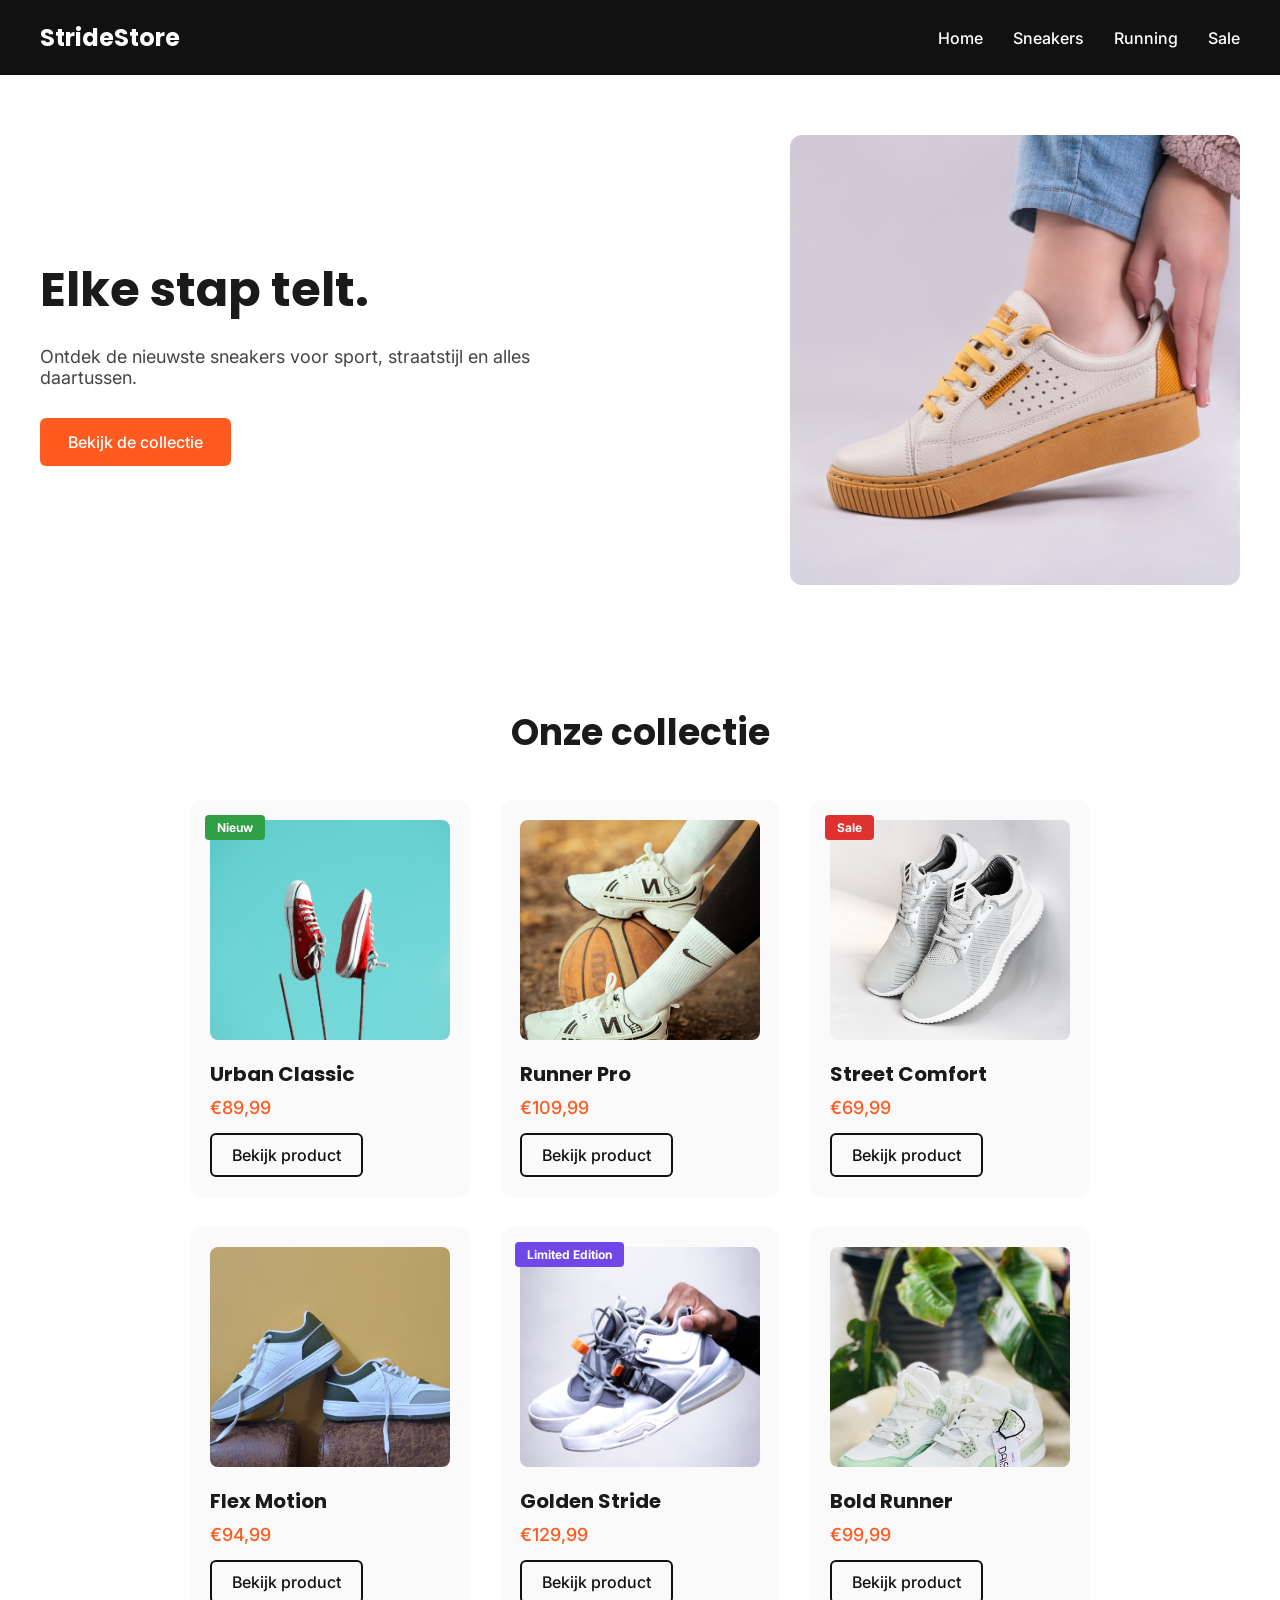
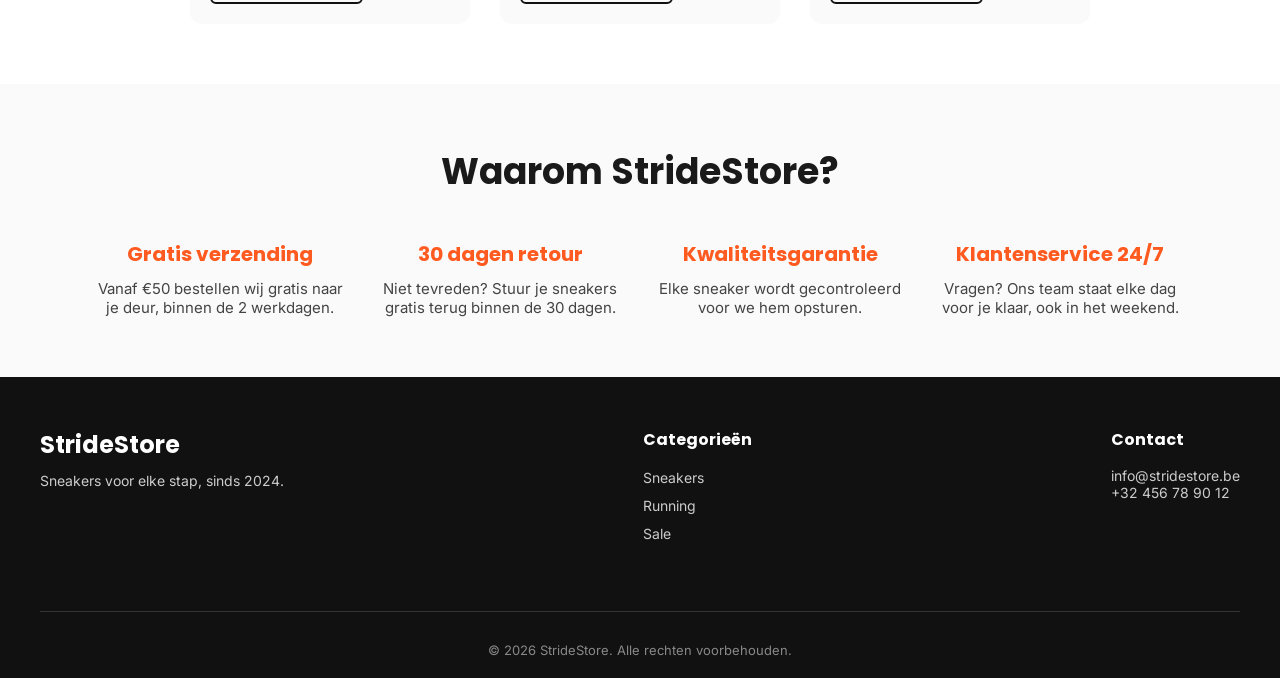
<file: index.html>
<!DOCTYPE html>
<html lang="nl">
<head>
  <meta charset="UTF-8">
  <meta name="viewport" content="width=device-width, initial-scale=1.0">
  <title>StrideStore - Sneakers voor elke stap</title>

  <!-- Google Fonts: Poppins voor titels, Inter voor lopende tekst -->
  <link rel="preconnect" href="https://fonts.googleapis.com">
  <link rel="preconnect" href="https://fonts.gstatic.com" crossorigin>
  <link href="https://fonts.googleapis.com/css2?family=Poppins:wght@600;700&family=Inter:wght@400;500&display=swap" rel="stylesheet">

  <!-- Eigen externe stylesheet -->
  <link rel="stylesheet" href="css/style.css">
</head>
<body>

  <!-- Navigatie: logo + links naar categorieën -->
  <header class="main-header">
    <div class="logo">StrideStore</div>

    <nav class="main-nav">
      <ul>
        <li><a href="index.html">Home</a></li>
        <li><a href="#sneakers">Sneakers</a></li>
        <li><a href="#running">Running</a></li>
        <li><a href="#sale">Sale</a></li>
      </ul>
    </nav>
  </header>

  <!-- Intro-sectie: stelt de shop visueel voor -->
  <section class="hero">
    <div class="hero-text">
      <h1>Elke stap telt.</h1>
      <p>Ontdek de nieuwste sneakers voor sport, straatstijl en alles daartussen.</p>
      <a href="#producten" class="btn-primary">Bekijk de collectie</a>
    </div>
    <img src="images/hero-sneaker.jpg" alt="Sneaker uitgelicht op een gekleurde achtergrond" class="hero-image">
  </section>

  <!-- Productgrid: overzicht van minimaal 6 producten -->
  <section class="products" id="producten">
    <h2>Onze collectie</h2>

    <div class="product-grid">

      <!-- Product 1: met label "Nieuw" -->
      <article class="product-card">
        <span class="label label-new">Nieuw</span>
        <img src="images/product-1.jpg" alt="Witte sneaker met gele veters">
        <h3>Urban Classic</h3>
        <p class="price">€89,99</p>
        <a href="product.html" class="btn-secondary">Bekijk product</a>
      </article>

      <!-- Product 2: geen label -->
      <article class="product-card">
        <img src="images/product-2.jpg" alt="Zwarte sportsneaker">
        <h3>Runner Pro</h3>
        <p class="price">€109,99</p>
        <a href="product-2.html" class="btn-secondary">Bekijk product</a>
      </article>

      <!-- Product 3: met label "Sale" -->
      <article class="product-card">
        <span class="label label-sale">Sale</span>
        <img src="images/product-3.jpg" alt="Blauwe sneaker met witte zool">
        <h3>Street Comfort</h3>
        <p class="price">€69,99</p>
        <a href="product-3.html" class="btn-secondary">Bekijk product</a>
      </article>

      <!-- Product 4: geen label -->
      <article class="product-card">
        <img src="images/product-4.jpg" alt="Grijze sneaker met mesh-detail">
        <h3>Flex Motion</h3>
        <p class="price">€94,99</p>
        <a href="product.html" class="btn-secondary">Bekijk product</a>
      </article>

      <!-- Product 5: met label "Limited Edition" -->
      <article class="product-card">
        <span class="label label-limited">Limited Edition</span>
        <img src="images/product-5.jpg" alt="Beige sneaker met goudkleurige details">
        <h3>Golden Stride</h3>
        <p class="price">€129,99</p>
        <a href="product.html" class="btn-secondary">Bekijk product</a>
      </article>

      <!-- Product 6: geen label -->
      <article class="product-card">
        <img src="images/product-6.jpg" alt="Rode sneaker met witte zool">
        <h3>Bold Runner</h3>
        <p class="price">€99,99</p>
        <a href="product.html" class="btn-secondary">Bekijk product</a>
      </article>

    </div>
  </section>

  <!-- Extra blok: waarom kiezen voor StrideStore -->
  <section class="why-us">
    <h2>Waarom StrideStore?</h2>

    <div class="why-grid">

      <div class="why-item">
        <h3>Gratis verzending</h3>
        <p>Vanaf €50 bestellen wij gratis naar je deur, binnen de 2 werkdagen.</p>
      </div>

      <div class="why-item">
        <h3>30 dagen retour</h3>
        <p>Niet tevreden? Stuur je sneakers gratis terug binnen de 30 dagen.</p>
      </div>

      <div class="why-item">
        <h3>Kwaliteitsgarantie</h3>
        <p>Elke sneaker wordt gecontroleerd voor we hem opsturen.</p>
      </div>

      <div class="why-item">
        <h3>Klantenservice 24/7</h3>
        <p>Vragen? Ons team staat elke dag voor je klaar, ook in het weekend.</p>
      </div>

    </div>
  </section>

  <!-- Footer: onderaan elke pagina, met contactinfo en links -->
  <footer class="main-footer">
    <div class="footer-column">
      <div class="logo">StrideStore</div>
      <p>Sneakers voor elke stap, sinds 2024.</p>
    </div>

    <div class="footer-column">
      <h3>Categorieën</h3>
      <ul>
        <li><a href="#sneakers">Sneakers</a></li>
        <li><a href="#running">Running</a></li>
        <li><a href="#sale">Sale</a></li>
      </ul>
    </div>

    <div class="footer-column">
      <h3>Contact</h3>
      <p>info@stridestore.be</p>
      <p>+32 456 78 90 12</p>
    </div>

    <div class="footer-bottom">
      <p>&copy; 2026 StrideStore. Alle rechten voorbehouden.</p>
    </div>
  </footer>

</body>
</html>
</file>
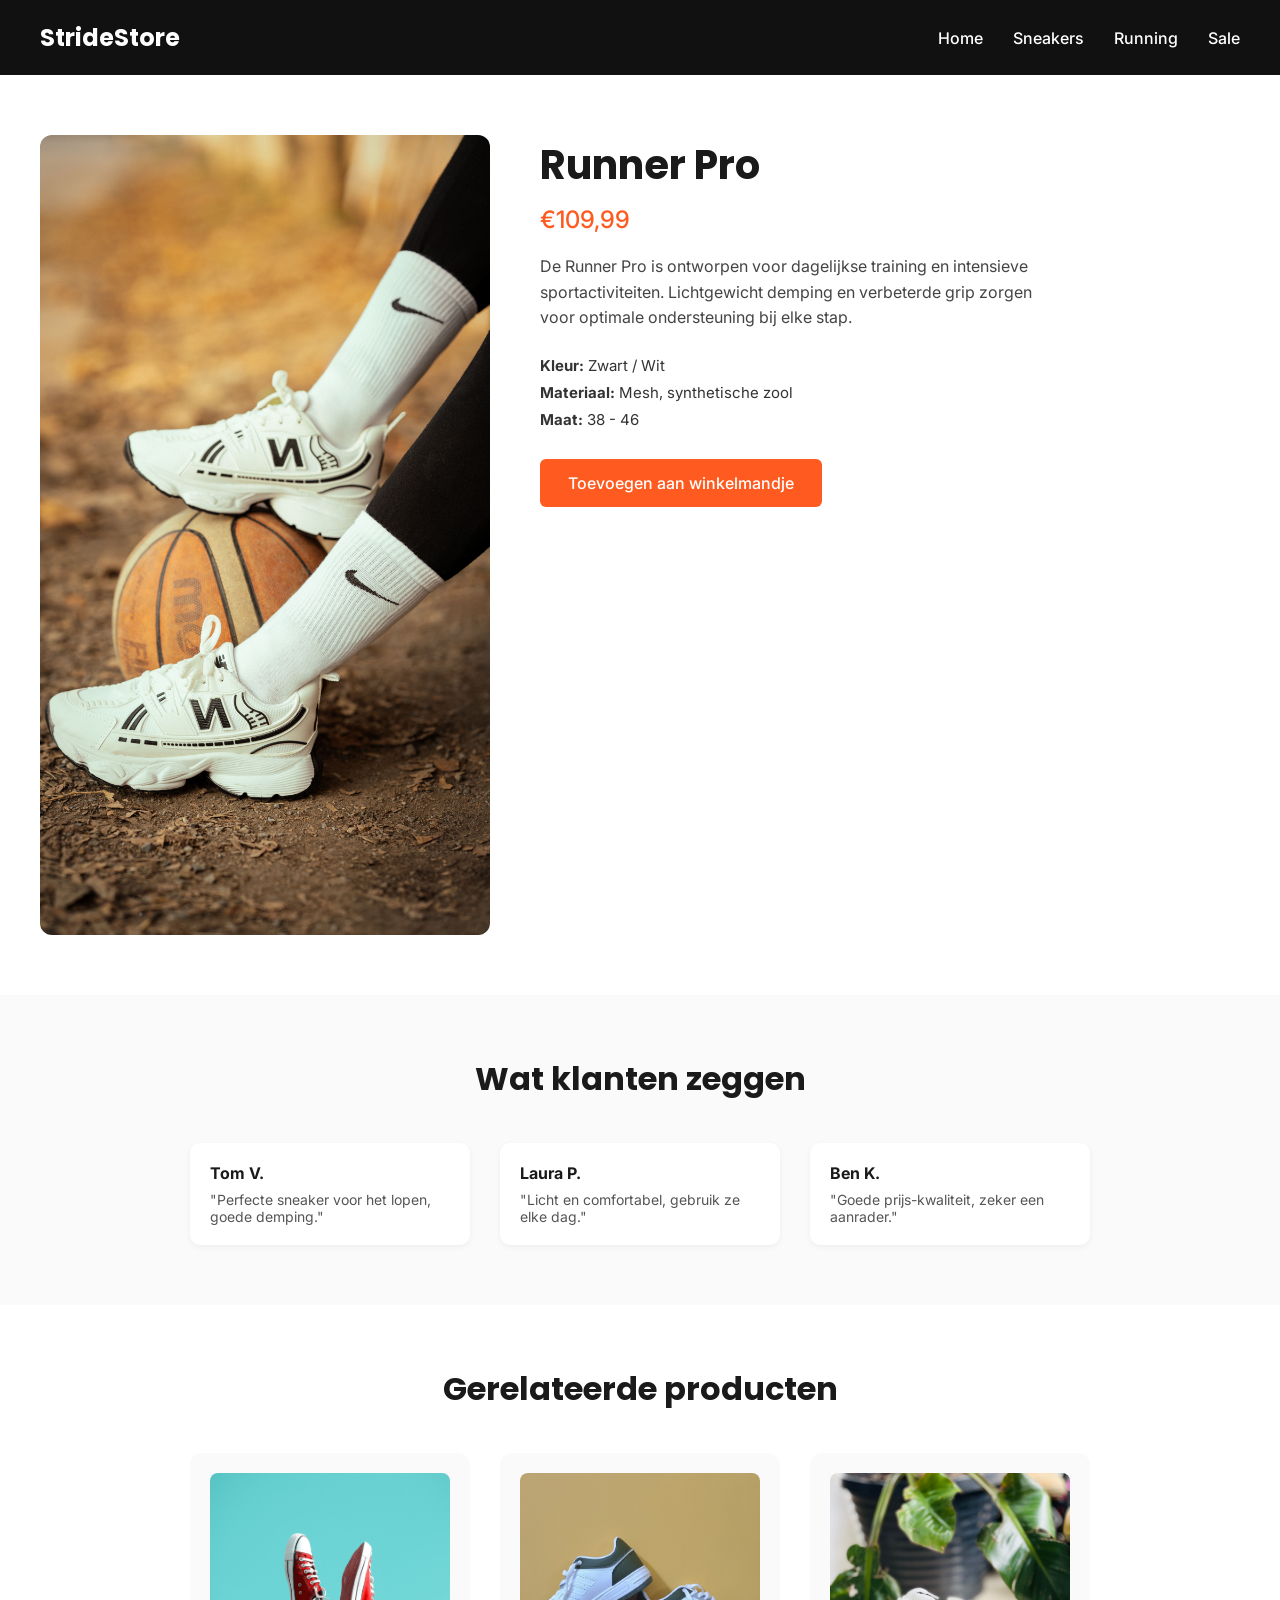
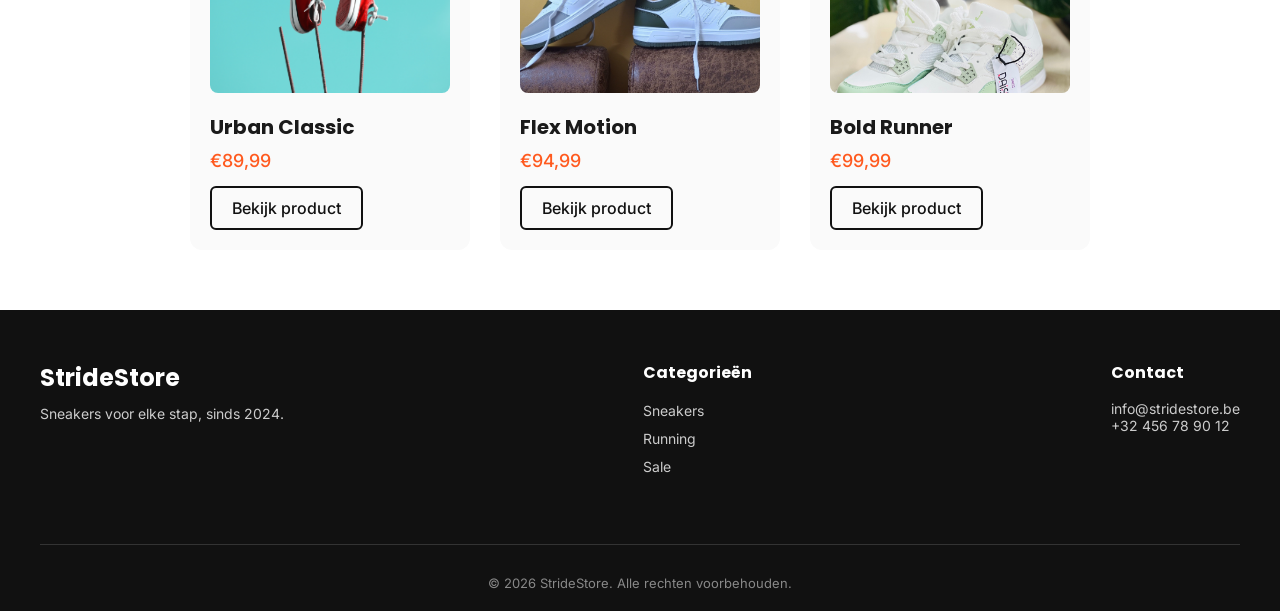
<file: product-2.html>
<!DOCTYPE html>
<html lang="nl">
<head>
  <meta charset="UTF-8">
  <meta name="viewport" content="width=device-width, initial-scale=1.0">
  <title>Runner Pro - StrideStore</title>

  <link rel="preconnect" href="https://fonts.googleapis.com">
  <link rel="preconnect" href="https://fonts.gstatic.com" crossorigin>
  <link href="https://fonts.googleapis.com/css2?family=Poppins:wght@600;700&family=Inter:wght@400;500&display=swap" rel="stylesheet">

  <link rel="stylesheet" href="css/style.css">
</head>
<body>

  <header class="main-header">
    <div class="logo">StrideStore</div>
    <nav class="main-nav">
      <ul>
        <li><a href="index.html">Home</a></li>
        <li><a href="index.html#sneakers">Sneakers</a></li>
        <li><a href="index.html#running">Running</a></li>
        <li><a href="index.html#sale">Sale</a></li>
      </ul>
    </nav>
  </header>

  <section class="product-detail">
    <img src="images/product-2.jpg" alt="Zwarte sportsneaker" class="product-detail-image">

    <div class="product-detail-info">
      <h1>Runner Pro</h1>
      <p class="price">€109,99</p>
      <p class="description">
        De Runner Pro is ontworpen voor dagelijkse training en intensieve
        sportactiviteiten. Lichtgewicht demping en verbeterde grip zorgen
        voor optimale ondersteuning bij elke stap.
      </p>

      <ul class="specs">
        <li><strong>Kleur:</strong> Zwart / Wit</li>
        <li><strong>Materiaal:</strong> Mesh, synthetische zool</li>
        <li><strong>Maat:</strong> 38 - 46</li>
      </ul>

      <a href="#" class="btn-primary">Toevoegen aan winkelmandje</a>
    </div>
  </section>

  <section class="reviews">
    <h2>Wat klanten zeggen</h2>

    <div class="review-grid">
      <div class="review-card">
        <p class="review-author">Tom V.</p>
        <p class="review-text">"Perfecte sneaker voor het lopen, goede demping."</p>
      </div>

      <div class="review-card">
        <p class="review-author">Laura P.</p>
        <p class="review-text">"Licht en comfortabel, gebruik ze elke dag."</p>
      </div>

      <div class="review-card">
        <p class="review-author">Ben K.</p>
        <p class="review-text">"Goede prijs-kwaliteit, zeker een aanrader."</p>
      </div>
    </div>
  </section>

  <section class="related-products">
    <h2>Gerelateerde producten</h2>

    <div class="product-grid">
      <article class="product-card">
        <img src="images/product-1.jpg" alt="Witte sneaker met gele veters">
        <h3>Urban Classic</h3>
        <p class="price">€89,99</p>
        <a href="product.html" class="btn-secondary">Bekijk product</a>
      </article>

      <article class="product-card">
        <img src="images/product-4.jpg" alt="Grijze sneaker met mesh-detail">
        <h3>Flex Motion</h3>
        <p class="price">€94,99</p>
        <a href="product.html" class="btn-secondary">Bekijk product</a>
      </article>

      <article class="product-card">
        <img src="images/product-6.jpg" alt="Rode sneaker met witte zool">
        <h3>Bold Runner</h3>
        <p class="price">€99,99</p>
        <a href="product.html" class="btn-secondary">Bekijk product</a>
      </article>
    </div>
  </section>

  <footer class="main-footer">
    <div class="footer-column">
      <div class="logo">StrideStore</div>
      <p>Sneakers voor elke stap, sinds 2024.</p>
    </div>

    <div class="footer-column">
      <h3>Categorieën</h3>
      <ul>
        <li><a href="index.html#sneakers">Sneakers</a></li>
        <li><a href="index.html#running">Running</a></li>
        <li><a href="index.html#sale">Sale</a></li>
      </ul>
    </div>

    <div class="footer-column">
      <h3>Contact</h3>
      <p>info@stridestore.be</p>
      <p>+32 456 78 90 12</p>
    </div>

    <div class="footer-bottom">
      <p>&copy; 2026 StrideStore. Alle rechten voorbehouden.</p>
    </div>
  </footer>

</body>
</html>
</file>
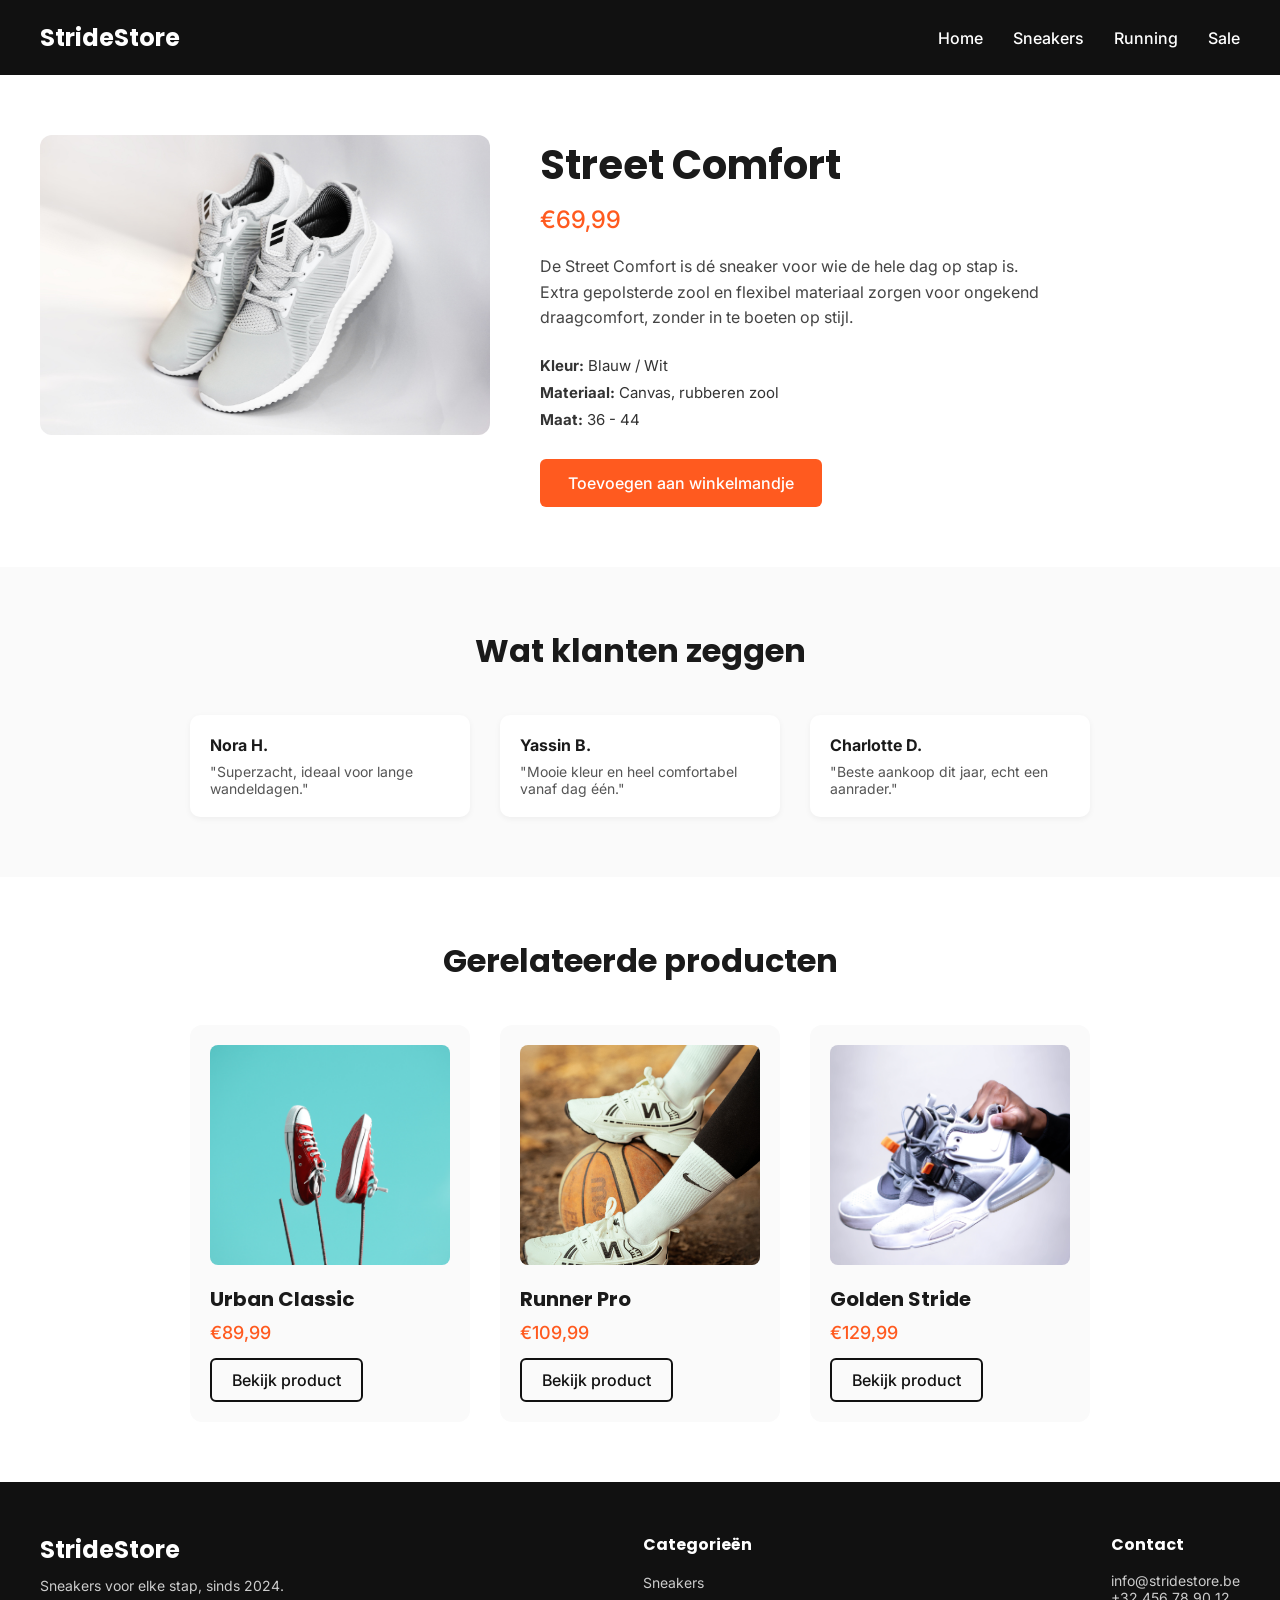
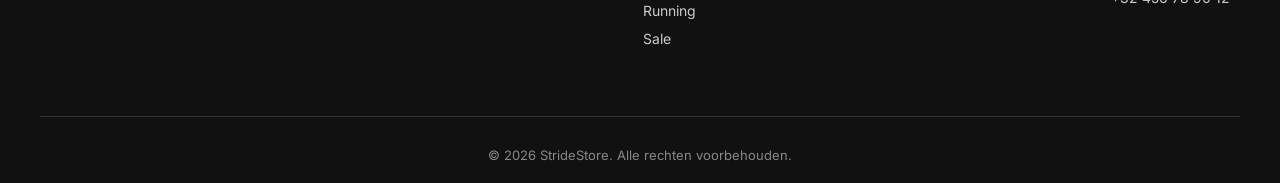
<file: product-3.html>
<!DOCTYPE html>
<html lang="nl">
<head>
  <meta charset="UTF-8">
  <meta name="viewport" content="width=device-width, initial-scale=1.0">
  <title>Street Comfort - StrideStore</title>

  <link rel="preconnect" href="https://fonts.googleapis.com">
  <link rel="preconnect" href="https://fonts.gstatic.com" crossorigin>
  <link href="https://fonts.googleapis.com/css2?family=Poppins:wght@600;700&family=Inter:wght@400;500&display=swap" rel="stylesheet">

  <link rel="stylesheet" href="css/style.css">
</head>
<body>

  <header class="main-header">
    <div class="logo">StrideStore</div>
    <nav class="main-nav">
      <ul>
        <li><a href="index.html">Home</a></li>
        <li><a href="index.html#sneakers">Sneakers</a></li>
        <li><a href="index.html#running">Running</a></li>
        <li><a href="index.html#sale">Sale</a></li>
      </ul>
    </nav>
  </header>

  <section class="product-detail">
    <img src="images/product-3.jpg" alt="Blauwe sneaker met witte zool" class="product-detail-image">

    <div class="product-detail-info">
      <h1>Street Comfort</h1>
      <p class="price">€69,99</p>
      <p class="description">
        De Street Comfort is dé sneaker voor wie de hele dag op stap is.
        Extra gepolsterde zool en flexibel materiaal zorgen voor
        ongekend draagcomfort, zonder in te boeten op stijl.
      </p>

      <ul class="specs">
        <li><strong>Kleur:</strong> Blauw / Wit</li>
        <li><strong>Materiaal:</strong> Canvas, rubberen zool</li>
        <li><strong>Maat:</strong> 36 - 44</li>
      </ul>

      <a href="#" class="btn-primary">Toevoegen aan winkelmandje</a>
    </div>
  </section>

  <section class="reviews">
    <h2>Wat klanten zeggen</h2>

    <div class="review-grid">
      <div class="review-card">
        <p class="review-author">Nora H.</p>
        <p class="review-text">"Superzacht, ideaal voor lange wandeldagen."</p>
      </div>

      <div class="review-card">
        <p class="review-author">Yassin B.</p>
        <p class="review-text">"Mooie kleur en heel comfortabel vanaf dag één."</p>
      </div>

      <div class="review-card">
        <p class="review-author">Charlotte D.</p>
        <p class="review-text">"Beste aankoop dit jaar, echt een aanrader."</p>
      </div>
    </div>
  </section>

  <section class="related-products">
    <h2>Gerelateerde producten</h2>

    <div class="product-grid">
      <article class="product-card">
        <img src="images/product-1.jpg" alt="Witte sneaker met gele veters">
        <h3>Urban Classic</h3>
        <p class="price">€89,99</p>
        <a href="product.html" class="btn-secondary">Bekijk product</a>
      </article>

      <article class="product-card">
        <img src="images/product-2.jpg" alt="Zwarte sportsneaker">
        <h3>Runner Pro</h3>
        <p class="price">€109,99</p>
        <a href="product-2.html" class="btn-secondary">Bekijk product</a>
      </article>

      <article class="product-card">
        <img src="images/product-5.jpg" alt="Beige sneaker met goudkleurige details">
        <h3>Golden Stride</h3>
        <p class="price">€129,99</p>
        <a href="product.html" class="btn-secondary">Bekijk product</a>
      </article>
    </div>
  </section>

  <footer class="main-footer">
    <div class="footer-column">
      <div class="logo">StrideStore</div>
      <p>Sneakers voor elke stap, sinds 2024.</p>
    </div>

    <div class="footer-column">
      <h3>Categorieën</h3>
      <ul>
        <li><a href="index.html#sneakers">Sneakers</a></li>
        <li><a href="index.html#running">Running</a></li>
        <li><a href="index.html#sale">Sale</a></li>
      </ul>
    </div>

    <div class="footer-column">
      <h3>Contact</h3>
      <p>info@stridestore.be</p>
      <p>+32 456 78 90 12</p>
    </div>

    <div class="footer-bottom">
      <p>&copy; 2026 StrideStore. Alle rechten voorbehouden.</p>
    </div>
  </footer>

</body>
</html>
</file>
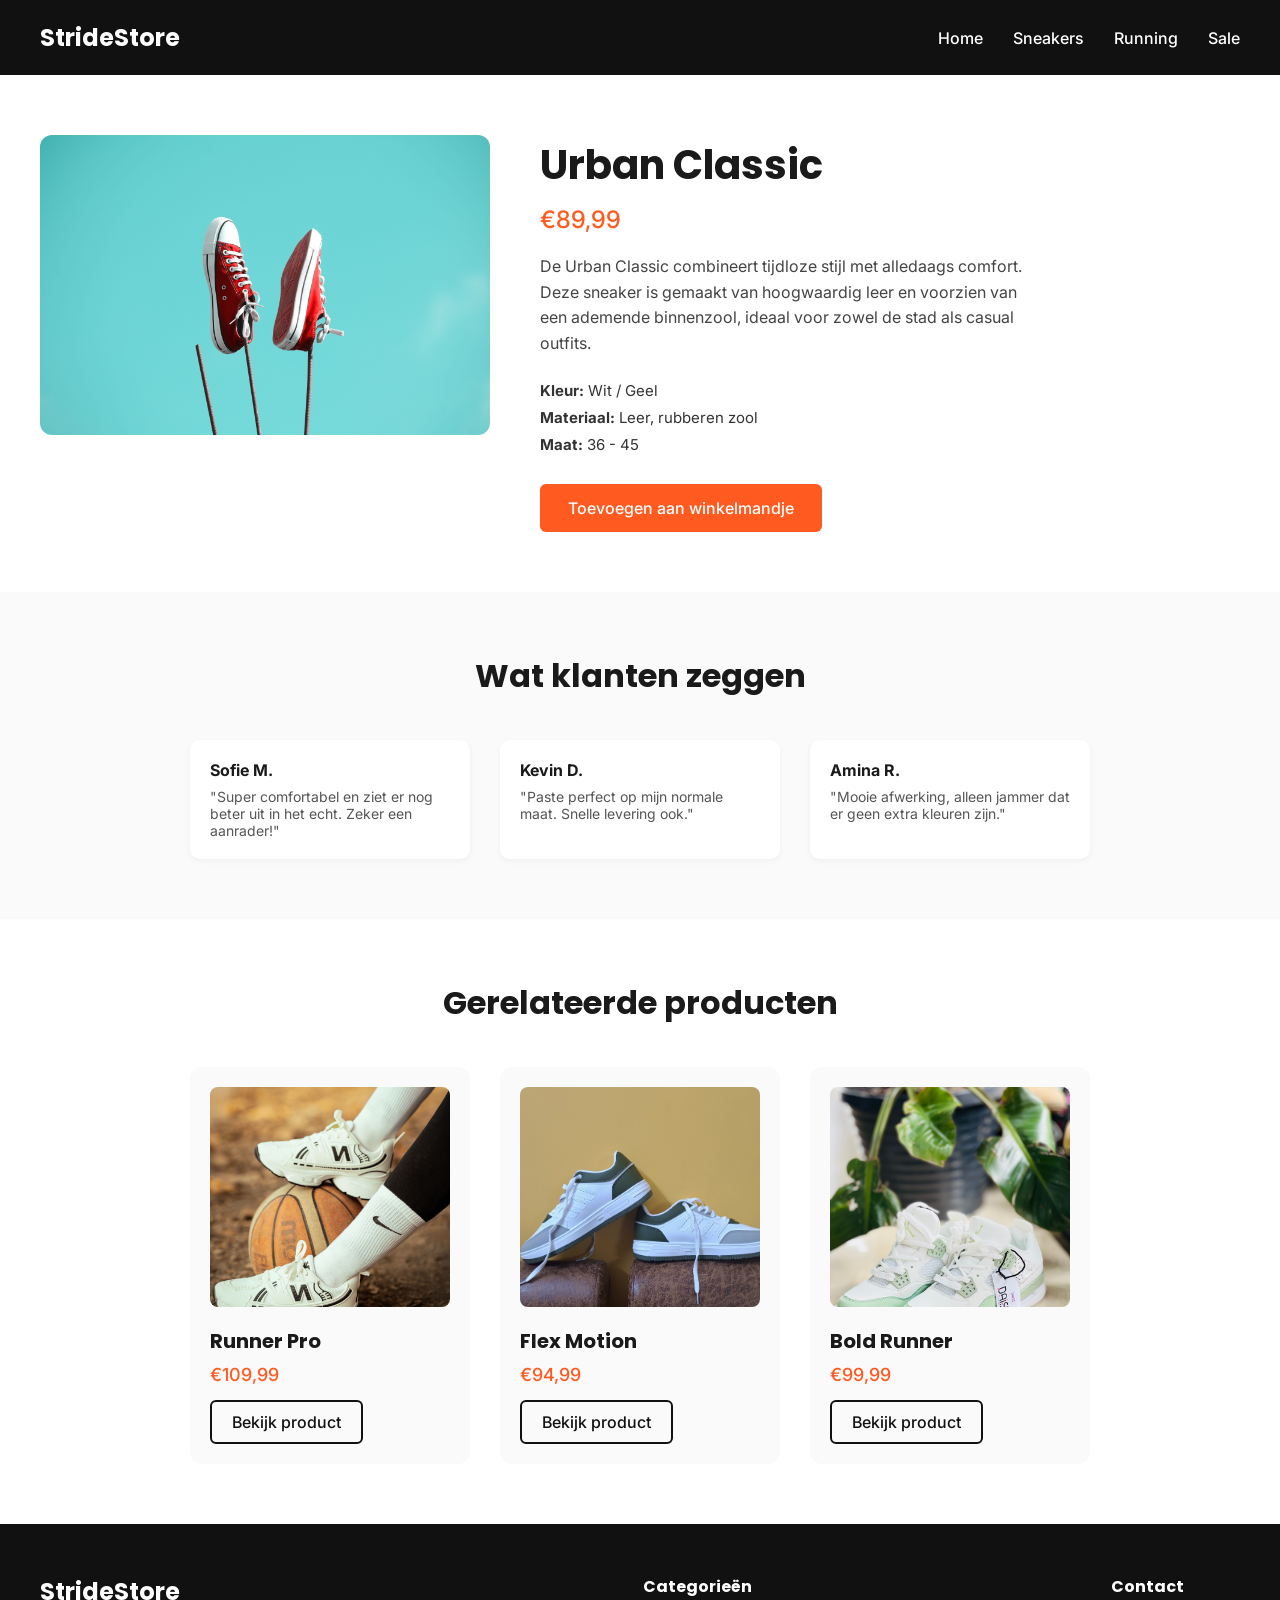
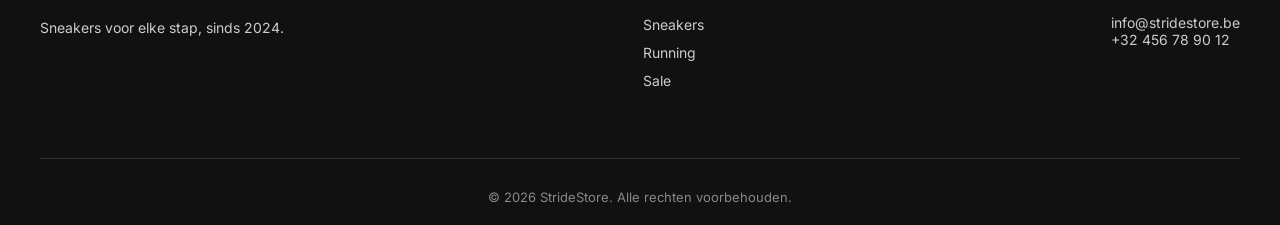
<file: product.html>
<!DOCTYPE html>
<html lang="nl">
<head>
  <meta charset="UTF-8">
  <meta name="viewport" content="width=device-width, initial-scale=1.0">
  <title>Urban Classic - StrideStore</title>

  <!-- Google Fonts: Poppins voor titels, Inter voor lopende tekst -->
  <link rel="preconnect" href="https://fonts.googleapis.com">
  <link rel="preconnect" href="https://fonts.gstatic.com" crossorigin>
  <link href="https://fonts.googleapis.com/css2?family=Poppins:wght@600;700&family=Inter:wght@400;500&display=swap" rel="stylesheet">

  <!-- Eigen externe stylesheet -->
  <link rel="stylesheet" href="css/style.css">
</head>
<body>

  <!-- Navigatie: zelfde als homepage, voor consistentie -->
  <header class="main-header">
    <div class="logo">StrideStore</div>

    <nav class="main-nav">
      <ul>
        <li><a href="index.html">Home</a></li>
        <li><a href="index.html#sneakers">Sneakers</a></li>
        <li><a href="index.html#running">Running</a></li>
        <li><a href="index.html#sale">Sale</a></li>
      </ul>
    </nav>
  </header>

  <!-- Hoofdsectie: foto + basisinfo van het product -->
  <section class="product-detail">
    <img src="images/product-1.jpg" alt="Witte sneaker met gele veters" class="product-detail-image">

    <div class="product-detail-info">
      <h1>Urban Classic</h1>
      <p class="price">€89,99</p>
      <p class="description">
        De Urban Classic combineert tijdloze stijl met alledaags comfort.
        Deze sneaker is gemaakt van hoogwaardig leer en voorzien van een
        ademende binnenzool, ideaal voor zowel de stad als casual outfits.
      </p>

      <!-- Specificaties -->
      <ul class="specs">
        <li><strong>Kleur:</strong> Wit / Geel</li>
        <li><strong>Materiaal:</strong> Leer, rubberen zool</li>
        <li><strong>Maat:</strong> 36 - 45</li>
      </ul>

      <a href="#" class="btn-primary">Toevoegen aan winkelmandje</a>
    </div>
  </section>

  <!-- Reviews van klanten -->
  <section class="reviews">
    <h2>Wat klanten zeggen</h2>

    <div class="review-grid">
      <div class="review-card">
        <p class="review-author">Sofie M.</p>
        <p class="review-text">"Super comfortabel en ziet er nog beter uit in het echt. Zeker een aanrader!"</p>
      </div>

      <div class="review-card">
        <p class="review-author">Kevin D.</p>
        <p class="review-text">"Paste perfect op mijn normale maat. Snelle levering ook."</p>
      </div>

      <div class="review-card">
        <p class="review-author">Amina R.</p>
        <p class="review-text">"Mooie afwerking, alleen jammer dat er geen extra kleuren zijn."</p>
      </div>
    </div>
  </section>

  <!-- Gerelateerde producten -->
  <section class="related-products">
    <h2>Gerelateerde producten</h2>

    <div class="product-grid">
      <article class="product-card">
        <img src="images/product-2.jpg" alt="Zwarte sportsneaker">
        <h3>Runner Pro</h3>
        <p class="price">€109,99</p>
        <a href="product.html" class="btn-secondary">Bekijk product</a>
      </article>

      <article class="product-card">
        <img src="images/product-4.jpg" alt="Grijze sneaker met mesh-detail">
        <h3>Flex Motion</h3>
        <p class="price">€94,99</p>
        <a href="product.html" class="btn-secondary">Bekijk product</a>
      </article>

      <article class="product-card">
        <img src="images/product-6.jpg" alt="Rode sneaker met witte zool">
        <h3>Bold Runner</h3>
        <p class="price">€99,99</p>
        <a href="product.html" class="btn-secondary">Bekijk product</a>
      </article>
    </div>
  </section>

  <!-- Footer: zelfde als homepage, voor consistentie -->
  <footer class="main-footer">
    <div class="footer-column">
      <div class="logo">StrideStore</div>
      <p>Sneakers voor elke stap, sinds 2024.</p>
    </div>

    <div class="footer-column">
      <h3>Categorieën</h3>
      <ul>
        <li><a href="index.html#sneakers">Sneakers</a></li>
        <li><a href="index.html#running">Running</a></li>
        <li><a href="index.html#sale">Sale</a></li>
      </ul>
    </div>

    <div class="footer-column">
      <h3>Contact</h3>
      <p>info@stridestore.be</p>
      <p>+32 456 78 90 12</p>
    </div>

    <div class="footer-bottom">
      <p>&copy; 2026 StrideStore. Alle rechten voorbehouden.</p>
    </div>
  </footer>

</body>
</html>
</file>
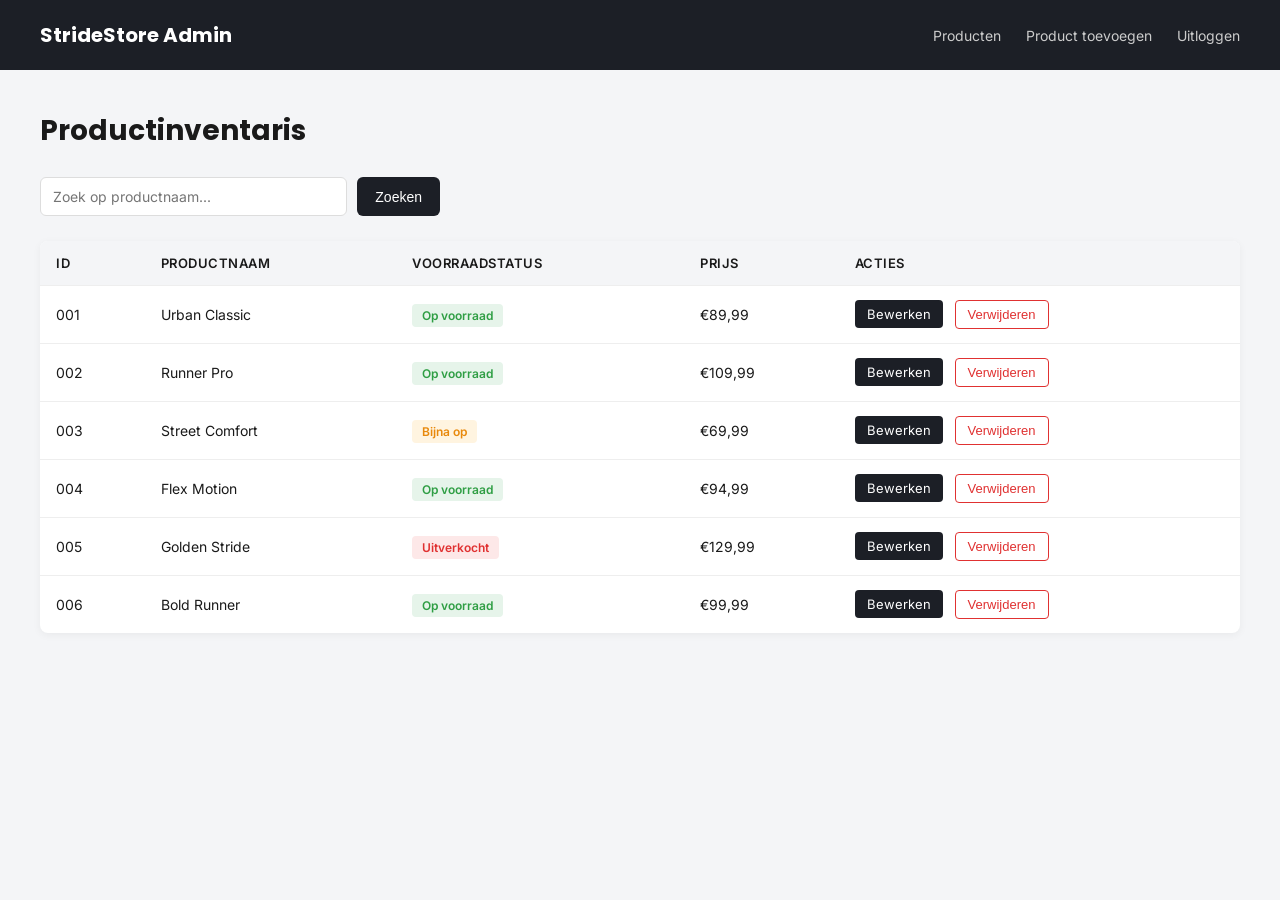
<file: admin/dashboard.html>
<!DOCTYPE html>
<html lang="nl">
<head>
  <meta charset="UTF-8">
  <meta name="viewport" content="width=device-width, initial-scale=1.0">
  <title>Productinventaris - StrideStore Admin</title>

  <link rel="preconnect" href="https://fonts.googleapis.com">
  <link rel="preconnect" href="https://fonts.gstatic.com" crossorigin>
  <link href="https://fonts.googleapis.com/css2?family=Poppins:wght@600;700&family=Inter:wght@400;500&display=swap" rel="stylesheet">

  <link rel="stylesheet" href="css/admin.css">
</head>
<body>

  <!-- Admin-navigatie: eenvoudig, zakelijk -->
  <header class="admin-header">
    <div class="logo">StrideStore Admin</div>
    <nav class="admin-nav">
      <a href="dashboard.html">Producten</a>
      <a href="product-form.html">Product toevoegen</a>
      <a href="login.html">Uitloggen</a>
    </nav>
  </header>

  <main class="admin-main">
    <h1>Productinventaris</h1>

    <!-- Zoekbalk (visueel, niet functioneel) -->
    <div class="search-bar">
      <input type="text" placeholder="Zoek op productnaam...">
      <button type="button">Zoeken</button>
    </div>

    <!-- Tabel met alle producten -->
    <table class="product-table">
      <thead>
        <tr>
          <th>ID</th>
          <th>Productnaam</th>
          <th>Voorraadstatus</th>
          <th>Prijs</th>
          <th>Acties</th>
        </tr>
      </thead>
      <tbody>
        <tr>
          <td>001</td>
          <td>Urban Classic</td>
          <td><span class="status in-stock">Op voorraad</span></td>
          <td>€89,99</td>
          <td>
            <a href="product-form.html" class="btn-edit">Bewerken</a>
            <button type="button" class="btn-delete">Verwijderen</button>
          </td>
        </tr>
        <tr>
          <td>002</td>
          <td>Runner Pro</td>
          <td><span class="status in-stock">Op voorraad</span></td>
          <td>€109,99</td>
          <td>
            <a href="product-form.html" class="btn-edit">Bewerken</a>
            <button type="button" class="btn-delete">Verwijderen</button>
          </td>
        </tr>
        <tr>
          <td>003</td>
          <td>Street Comfort</td>
          <td><span class="status low-stock">Bijna op</span></td>
          <td>€69,99</td>
          <td>
            <a href="product-form.html" class="btn-edit">Bewerken</a>
            <button type="button" class="btn-delete">Verwijderen</button>
          </td>
        </tr>
        <tr>
          <td>004</td>
          <td>Flex Motion</td>
          <td><span class="status in-stock">Op voorraad</span></td>
          <td>€94,99</td>
          <td>
            <a href="product-form.html" class="btn-edit">Bewerken</a>
            <button type="button" class="btn-delete">Verwijderen</button>
          </td>
        </tr>
        <tr>
          <td>005</td>
          <td>Golden Stride</td>
          <td><span class="status out-of-stock">Uitverkocht</span></td>
          <td>€129,99</td>
          <td>
            <a href="product-form.html" class="btn-edit">Bewerken</a>
            <button type="button" class="btn-delete">Verwijderen</button>
          </td>
        </tr>
        <tr>
          <td>006</td>
          <td>Bold Runner</td>
          <td><span class="status in-stock">Op voorraad</span></td>
          <td>€99,99</td>
          <td>
            <a href="product-form.html" class="btn-edit">Bewerken</a>
            <button type="button" class="btn-delete">Verwijderen</button>
          </td>
        </tr>
      </tbody>
    </table>
  </main>

</body>
</html>
</file>
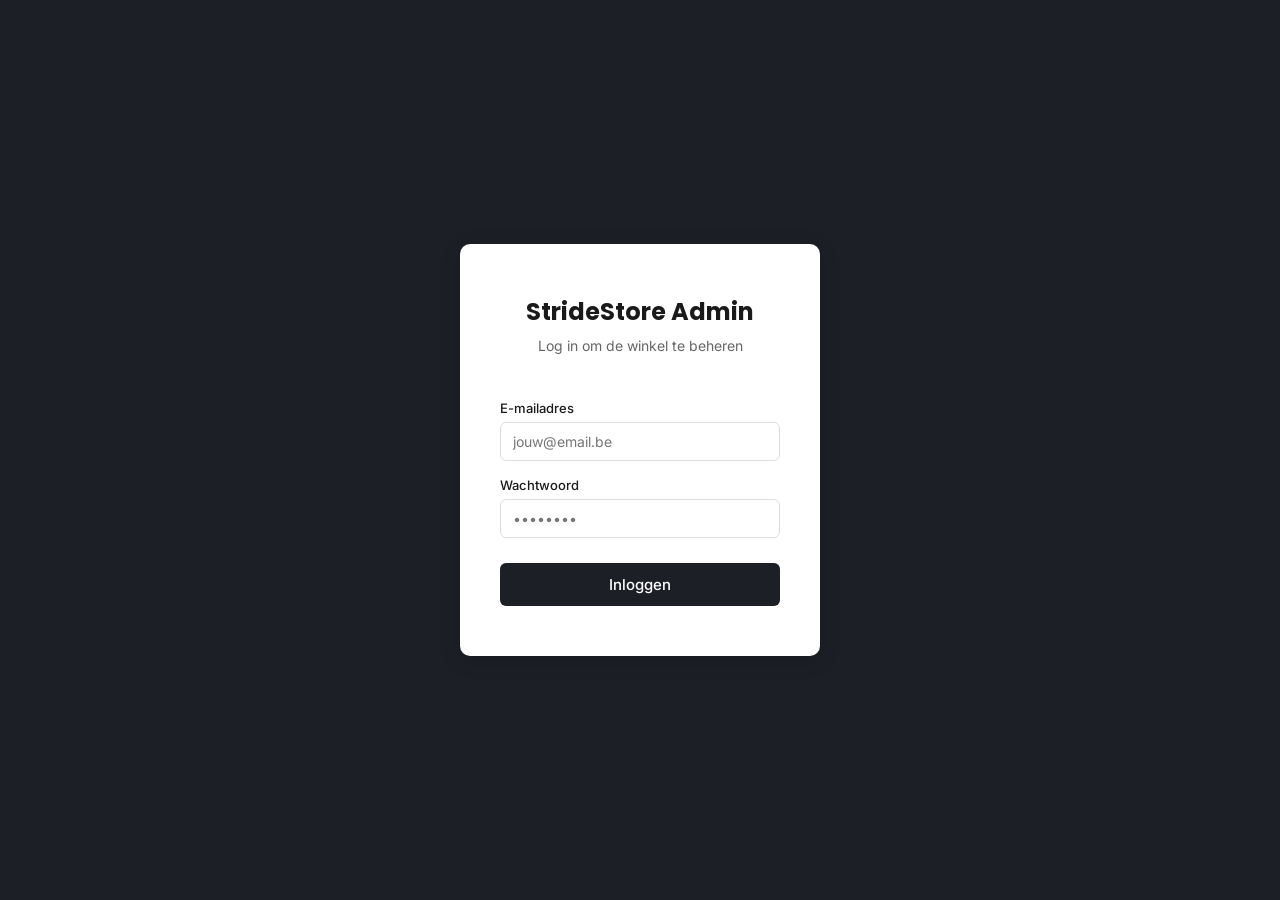
<file: admin/login.html>
<!DOCTYPE html>
<html lang="nl">
<head>
  <meta charset="UTF-8">
  <meta name="viewport" content="width=device-width, initial-scale=1.0">
  <title>Inloggen - StrideStore Admin</title>

  <!-- Google Fonts: zelfde fonts, maar zakelijkere toepassing dan de publieke site -->
  <link rel="preconnect" href="https://fonts.googleapis.com">
  <link rel="preconnect" href="https://fonts.gstatic.com" crossorigin>
  <link href="https://fonts.googleapis.com/css2?family=Poppins:wght@600;700&family=Inter:wght@400;500&display=swap" rel="stylesheet">

  <!-- Aparte stylesheet, specifiek voor de admin-omgeving -->
  <link rel="stylesheet" href="css/admin.css">
</head>
<body class="login-page">

  <main class="login-box">
    <h1>StrideStore Admin</h1>
    <p class="login-subtitle">Log in om de winkel te beheren</p>

    <form class="login-form">
      <label for="email">E-mailadres</label>
      <input type="email" id="email" name="email" placeholder="jouw@email.be" required>

      <label for="password">Wachtwoord</label>
      <input type="password" id="password" name="password" placeholder="••••••••" required>

      <button type="submit" class="btn-login">Inloggen</button>
    </form>
  </main>

</body>
</html>
</file>
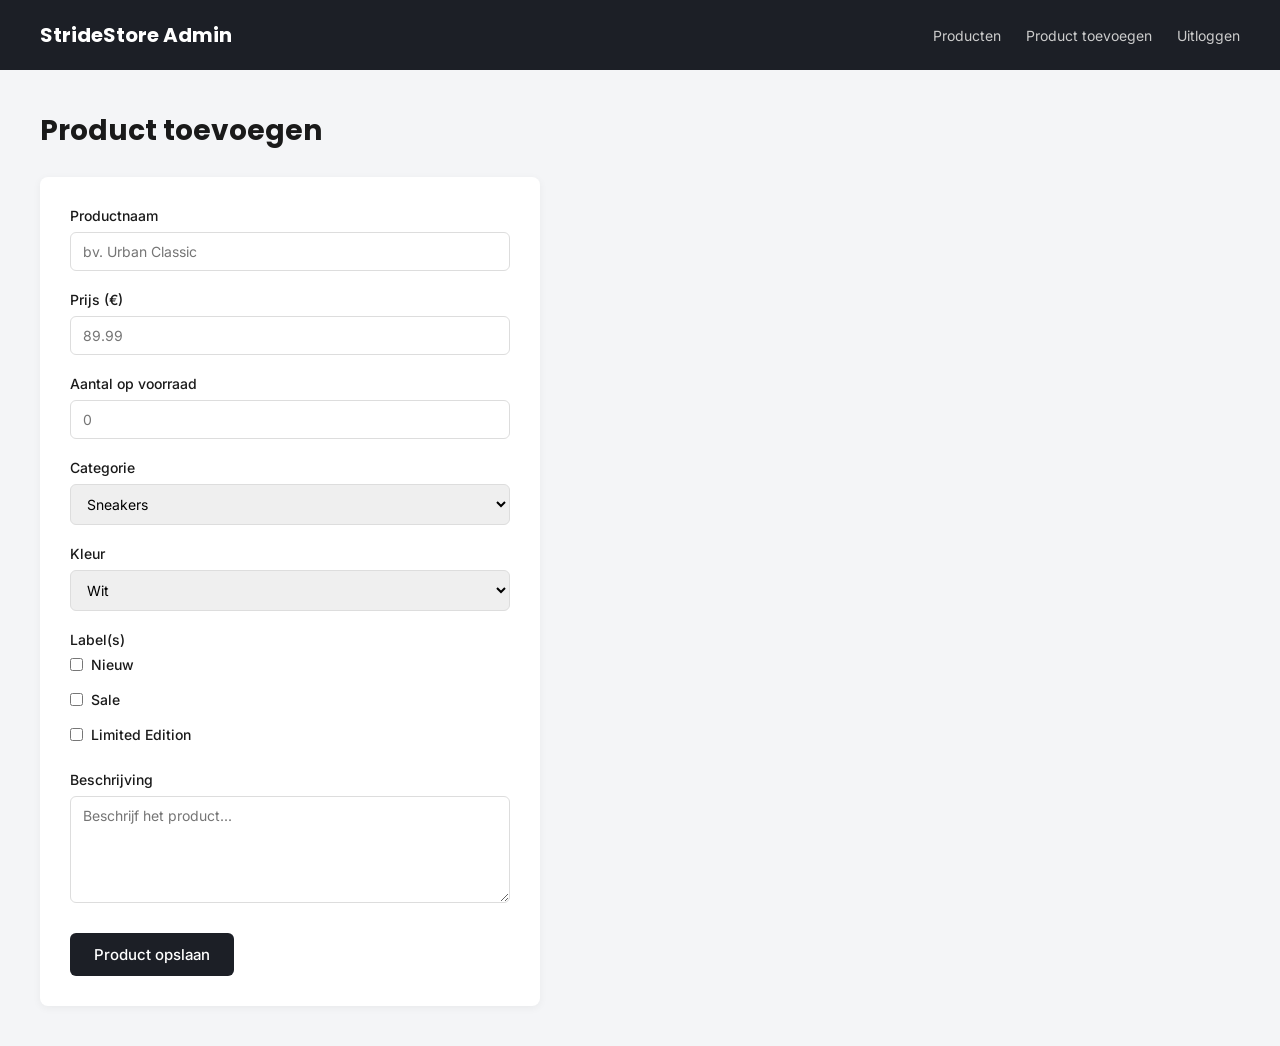
<file: admin/product-from.html>
<!DOCTYPE html>
<html lang="nl">
<head>
  <meta charset="UTF-8">
  <meta name="viewport" content="width=device-width, initial-scale=1.0">
  <title>Product toevoegen - StrideStore Admin</title>

  <link rel="preconnect" href="https://fonts.googleapis.com">
  <link rel="preconnect" href="https://fonts.gstatic.com" crossorigin>
  <link href="https://fonts.googleapis.com/css2?family=Poppins:wght@600;700&family=Inter:wght@400;500&display=swap" rel="stylesheet">

  <link rel="stylesheet" href="css/admin.css">
</head>
<body>

  <!-- Zelfde admin-navigatie als dashboard, voor consistentie -->
  <header class="admin-header">
    <div class="logo">StrideStore Admin</div>
    <nav class="admin-nav">
      <a href="dashboard.html">Producten</a>
      <a href="product-form.html">Product toevoegen</a>
      <a href="login.html">Uitloggen</a>
    </nav>
  </header>

  <main class="admin-main">
    <h1>Product toevoegen</h1>

    <form class="product-form">

      <!-- Tekstveld -->
      <div class="form-group">
        <label for="product-name">Productnaam</label>
        <input type="text" id="product-name" name="product-name" placeholder="bv. Urban Classic" required>
      </div>

      <!-- Getalveld -->
      <div class="form-group">
        <label for="product-price">Prijs (€)</label>
        <input type="number" id="product-price" name="product-price" placeholder="89.99" min="0" step="0.01" required>
      </div>

      <!-- Getalveld voor voorraad -->
      <div class="form-group">
        <label for="product-stock">Aantal op voorraad</label>
        <input type="number" id="product-stock" name="product-stock" placeholder="0" min="0" required>
      </div>

      <!-- Dropdown -->
      <div class="form-group">
        <label for="product-category">Categorie</label>
        <select id="product-category" name="product-category">
          <option value="sneakers">Sneakers</option>
          <option value="running">Running</option>
          <option value="sale">Sale</option>
        </select>
      </div>

      <!-- Dropdown voor kleur -->
      <div class="form-group">
        <label for="product-color">Kleur</label>
        <select id="product-color" name="product-color">
          <option value="wit">Wit</option>
          <option value="zwart">Zwart</option>
          <option value="blauw">Blauw</option>
          <option value="rood">Rood</option>
          <option value="beige">Beige</option>
        </select>
      </div>

      <!-- Checkboxes -->
      <div class="form-group">
        <label>Label(s)</label>
        <div class="checkbox-group">
          <label class="checkbox-label">
            <input type="checkbox" name="labels" value="nieuw"> Nieuw
          </label>
          <label class="checkbox-label">
            <input type="checkbox" name="labels" value="sale"> Sale
          </label>
          <label class="checkbox-label">
            <input type="checkbox" name="labels" value="limited"> Limited Edition
          </label>
        </div>
      </div>

      <!-- Tekstgebied -->
      <div class="form-group">
        <label for="product-description">Beschrijving</label>
        <textarea id="product-description" name="product-description" rows="5" placeholder="Beschrijf het product..."></textarea>
      </div>

      <button type="submit" class="btn-submit">Product opslaan</button>

    </form>
  </main>

</body>
</html>
</file>
<file: css/style.css>
/* ===========================
   ALGEMENE BASISINSTELLINGEN
=========================== */
* {
  margin: 0;
  padding: 0;
  box-sizing: border-box;
}

body {
  font-family: 'Inter', sans-serif;
  background-color: #ffffff;
  color: #1a1a1a;
}

h1, h2, h3 {
  font-family: 'Poppins', sans-serif;
}

/* ===========================
   NAVIGATIE
=========================== */
.main-header {
  display: flex;
  justify-content: space-between;
  align-items: center;
  padding: 20px 40px;
  background-color: #111111;
}

.logo {
  font-family: 'Poppins', sans-serif;
  font-size: 24px;
  font-weight: 700;
  color: #ffffff;
}

.main-nav ul {
  display: flex;
  gap: 30px;
  list-style: none;
}

.main-nav a {
  text-decoration: none;
  color: #ffffff;
  font-weight: 500;
  transition: color 0.2s ease;
}

.main-nav a:hover {
  color: #ff5a1f;
}

/* ===========================
   INTRO / HERO-SECTIE
=========================== */
.hero {
  display: flex;
  align-items: center;
  justify-content: space-between;
  padding: 60px 40px;
  gap: 40px;
}

.hero-text {
  max-width: 500px;
}

.hero-text h1 {
  font-size: 48px;
  margin-bottom: 20px;
}

.hero-text p {
  font-size: 18px;
  margin-bottom: 30px;
  color: #444444;
}

.btn-primary {
  display: inline-block;
  background-color: #ff5a1f;
  color: #ffffff;
  padding: 14px 28px;
  border-radius: 6px;
  text-decoration: none;
  font-weight: 500;
  transition: background-color 0.2s ease;
}

.btn-primary:hover {
  background-color: #e04d16;
}

.hero-image {
  max-width: 450px;
  width: 100%;
  border-radius: 12px;
}

/* ===========================
   PRODUCTGRID
=========================== */
.products {
  padding: 60px 40px;
  text-align: center;
}

.products h2 {
  font-size: 36px;
  margin-bottom: 40px;
}

.product-grid {
  display: flex;
  flex-wrap: wrap;
  justify-content: center;
  gap: 30px;
}

.product-card {
  position: relative;
  width: 280px;
  background-color: #fafafa;
  border-radius: 12px;
  padding: 20px;
  text-align: left;
  transition: transform 0.2s ease;
}

.product-card:hover {
  transform: translateY(-5px);
}

.product-card img {
  width: 100%;
  height: 220px;
  object-fit: cover;
  border-radius: 8px;
  margin-bottom: 15px;
}

.product-card h3 {
  font-size: 20px;
  margin-bottom: 8px;
}

.product-card .price {
  font-size: 18px;
  font-weight: 500;
  color: #ff5a1f;
  margin-bottom: 15px;
}

.btn-secondary {
  display: inline-block;
  border: 2px solid #111111;
  color: #111111;
  padding: 10px 20px;
  border-radius: 6px;
  text-decoration: none;
  font-weight: 500;
  transition: background-color 0.2s ease, color 0.2s ease;
}

.btn-secondary:hover {
  background-color: #111111;
  color: #ffffff;
}

.label {
  position: absolute;
  top: 15px;
  left: 15px;
  padding: 5px 12px;
  border-radius: 4px;
  font-size: 12px;
  font-weight: 700;
  color: #ffffff;
  z-index: 1;
}

.label-new {
  background-color: #2f9e44;
}

.label-sale {
  background-color: #e03131;
}

.label-limited {
  background-color: #7048e8;
}

/* ===========================
   WAAROM STRIDESTORE
=========================== */
.why-us {
  padding: 60px 40px;
  background-color: #fafafa;
  text-align: center;
}

.why-us h2 {
  font-size: 36px;
  margin-bottom: 40px;
}

.why-grid {
  display: flex;
  flex-wrap: wrap;
  justify-content: center;
  gap: 30px;
}

.why-item {
  width: 250px;
}

.why-item h3 {
  font-size: 20px;
  margin-bottom: 10px;
  color: #ff5a1f;
}

.why-item p {
  font-size: 15px;
  color: #444444;
}

/* ===========================
   FOOTER
=========================== */
.main-footer {
  display: flex;
  flex-wrap: wrap;
  justify-content: space-between;
  gap: 40px;
  padding: 50px 40px 20px;
  background-color: #111111;
  color: #ffffff;
}

.footer-column {
  max-width: 250px;
}

.footer-column .logo {
  margin-bottom: 10px;
}

.footer-column h3 {
  font-size: 16px;
  margin-bottom: 15px;
}

.footer-column p {
  font-size: 14px;
  color: #cccccc;
}

.footer-column ul {
  list-style: none;
}

.footer-column ul li {
  margin-bottom: 8px;
}

.footer-column a {
  color: #cccccc;
  text-decoration: none;
  font-size: 14px;
  transition: color 0.2s ease;
}
.footer-column a:hover {
  color: #ff5a1f;
}

.footer-bottom {
  width: 100%;
  text-align: center;
  padding-top: 30px;
  margin-top: 20px;
  border-top: 1px solid #333333;
  font-size: 13px;
  color: #888888;
}
/* ===========================
   PRODUCTDETAIL-PAGINA
=========================== */
.product-detail {
  display: flex;
  gap: 50px;
  padding: 60px 40px;
  align-items: flex-start;
}

.product-detail-image {
  width: 100%;
  max-width: 450px;
  border-radius: 12px;
  object-fit: cover;
}

.product-detail-info {
  max-width: 500px;
}

.product-detail-info h1 {
  font-size: 40px;
  margin-bottom: 10px;
}

.product-detail-info .price {
  font-size: 24px;
  font-weight: 500;
  color: #ff5a1f;
  margin-bottom: 20px;
}

.product-detail-info .description {
  font-size: 16px;
  color: #444444;
  margin-bottom: 25px;
  line-height: 1.6;
}

.specs {
  list-style: none;
  margin-bottom: 30px;
}

.specs li {
  font-size: 15px;
  margin-bottom: 8px;
  color: #333333;
}

/* ===========================
   REVIEWS
=========================== */
.reviews {
  padding: 60px 40px;
  background-color: #fafafa;
  text-align: center;
}

.reviews h2 {
  font-size: 32px;
  margin-bottom: 40px;
}

.review-grid {
  display: flex;
  flex-wrap: wrap;
  justify-content: center;
  gap: 30px;
}

.review-card {
  width: 280px;
  background-color: #ffffff;
  border-radius: 10px;
  padding: 20px;
  text-align: left;
  box-shadow: 0 2px 6px rgba(0, 0, 0, 0.05);
}

.review-author {
  font-weight: 700;
  margin-bottom: 8px;
}

.review-text {
  font-size: 14px;
  color: #555555;
}

/* ===========================
   GERELATEERDE PRODUCTEN
=========================== */
.related-products {
  padding: 60px 40px;
  text-align: center;
}

.related-products h2 {
  font-size: 32px;
  margin-bottom: 40px;
}
/* ===========================
   RESPONSIVE DESIGN
   Breakpoint op 900px: eigen gekozen waarde,
   omdat de productgrid en hero-sectie hieronder
   niet meer comfortabel naast elkaar passen.
=========================== */
@media (max-width: 900px) {

  /* Navigatie: logo en links onder elkaar in plaats van naast elkaar */
  .main-header {
    flex-direction: column;
    gap: 15px;
    text-align: center;
  }

  .main-nav ul {
    flex-wrap: wrap;
    justify-content: center;
    gap: 15px;
  }

  /* Hero: tekst en afbeelding onder elkaar */
  .hero {
    flex-direction: column;
    text-align: center;
  }

  .hero-text {
    max-width: 100%;
  }

  .hero-image {
    max-width: 100%;
  }

  /* Productgrid: cards blijven wrappen, maar iets smaller */
  .product-card {
    width: 100%;
    max-width: 320px;
  }

  /* Waarom StrideStore: blokken onder elkaar */
  .why-item {
    width: 100%;
    max-width: 320px;
  }

  /* Productdetail-pagina: foto en info onder elkaar */
  .product-detail {
    flex-direction: column;
  }

  .product-detail-image {
    max-width: 100%;
  }

  .product-detail-info {
    max-width: 100%;
  }

  /* Footer: kolommen onder elkaar */
  .main-footer {
    flex-direction: column;
    text-align: center;
  }

  .footer-column {
    max-width: 100%;
  }
}
</file>
<file: admin/css/admin.css>
/* ===========================
   ALGEMENE BASISINSTELLINGEN (ADMIN)
=========================== */
* {
  margin: 0;
  padding: 0;
  box-sizing: border-box;
}

body {
  font-family: 'Inter', sans-serif;
  background-color: #f4f5f7;
  color: #1a1a1a;
}

h1, h2, h3 {
  font-family: 'Poppins', sans-serif;
}

/* ===========================
   LOGINPAGINA
=========================== */
.login-page {
  display: flex;
  align-items: center;
  justify-content: center;
  min-height: 100vh;
  background-color: #1c1f26;
}

.login-box {
  background-color: #ffffff;
  padding: 50px 40px;
  border-radius: 10px;
  width: 100%;
  max-width: 360px;
  box-shadow: 0 4px 20px rgba(0, 0, 0, 0.15);
  text-align: center;
}

.login-box h1 {
  font-size: 24px;
  margin-bottom: 8px;
}

.login-subtitle {
  font-size: 14px;
  color: #666666;
  margin-bottom: 30px;
}

.login-form {
  display: flex;
  flex-direction: column;
  text-align: left;
}

.login-form label {
  font-size: 13px;
  font-weight: 500;
  margin-bottom: 6px;
  margin-top: 16px;
}

.login-form input {
  padding: 10px 12px;
  border: 1px solid #dddddd;
  border-radius: 6px;
  font-size: 14px;
  font-family: 'Inter', sans-serif;
}

.login-form input:focus {
  outline: none;
  border-color: #1c1f26;
}

.btn-login {
  margin-top: 25px;
  padding: 12px;
  background-color: #1c1f26;
  color: #ffffff;
  border: none;
  border-radius: 6px;
  font-size: 15px;
  font-weight: 500;
  font-family: 'Inter', sans-serif;
  cursor: pointer;
  transition: background-color 0.2s ease;
}

.btn-login:hover {
  background-color: #33394a;
}

/* ===========================
   ADMIN NAVIGATIE
=========================== */
.admin-header {
  display: flex;
  justify-content: space-between;
  align-items: center;
  padding: 20px 40px;
  background-color: #1c1f26;
  color: #ffffff;
}

.admin-header .logo {
  font-family: 'Poppins', sans-serif;
  font-size: 20px;
  font-weight: 700;
}

.admin-nav {
  display: flex;
  gap: 25px;
}

.admin-nav a {
  color: #cccccc;
  text-decoration: none;
  font-size: 14px;
  transition: color 0.2s ease;
}

.admin-nav a:hover {
  color: #ffffff;
}

/* ===========================
   ADMIN MAIN CONTENT
=========================== */
.admin-main {
  padding: 40px;
}

.admin-main h1 {
  font-size: 28px;
  margin-bottom: 25px;
}

/* ===========================
   ZOEKBALK
=========================== */
.search-bar {
  display: flex;
  gap: 10px;
  margin-bottom: 25px;
  max-width: 400px;
}

.search-bar input {
  flex: 1;
  padding: 10px 12px;
  border: 1px solid #dddddd;
  border-radius: 6px;
  font-size: 14px;
  font-family: 'Inter', sans-serif;
}

.search-bar button {
  padding: 10px 18px;
  background-color: #1c1f26;
  color: #ffffff;
  border: none;
  border-radius: 6px;
  font-size: 14px;
  cursor: pointer;
  transition: background-color 0.2s ease;
}

.search-bar button:hover {
  background-color: #33394a;
}

/* ===========================
   PRODUCTTABEL
=========================== */
.product-table {
  width: 100%;
  border-collapse: collapse;
  background-color: #ffffff;
  border-radius: 8px;
  overflow: hidden;
  box-shadow: 0 2px 8px rgba(0, 0, 0, 0.05);
}

.product-table th,
.product-table td {
  padding: 14px 16px;
  text-align: left;
  font-size: 14px;
  border-bottom: 1px solid #eeeeee;
}

.product-table th {
  background-color: #f4f5f7;
  font-weight: 600;
  font-size: 13px;
  text-transform: uppercase;
  letter-spacing: 0.5px;
}

.product-table tr:last-child td {
  border-bottom: none;
}

.status {
  padding: 4px 10px;
  border-radius: 4px;
  font-size: 12px;
  font-weight: 600;
}

.status.in-stock {
  background-color: #e6f4ea;
  color: #2f9e44;
}

.status.low-stock {
  background-color: #fff4e0;
  color: #e8890c;
}

.status.out-of-stock {
  background-color: #fde8e8;
  color: #e03131;
}

.btn-edit {
  display: inline-block;
  padding: 6px 12px;
  background-color: #1c1f26;
  color: #ffffff;
  text-decoration: none;
  border-radius: 4px;
  font-size: 13px;
  margin-right: 8px;
}

.btn-edit:hover {
  background-color: #33394a;
}

.btn-delete {
  padding: 6px 12px;
  background-color: transparent;
  border: 1px solid #e03131;
  color: #e03131;
  border-radius: 4px;
  font-size: 13px;
  cursor: pointer;
  transition: background-color 0.2s ease, color 0.2s ease;
}

.btn-delete:hover {
  background-color: #e03131;
  color: #ffffff;
}
/* ===========================
   PRODUCTFORMULIER
=========================== */
.product-form {
  max-width: 500px;
  background-color: #ffffff;
  padding: 30px;
  border-radius: 8px;
  box-shadow: 0 2px 8px rgba(0, 0, 0, 0.05);
}

.form-group {
  display: flex;
  flex-direction: column;
  margin-bottom: 20px;
}

.form-group label {
  font-size: 14px;
  font-weight: 500;
  margin-bottom: 8px;
}

.form-group input[type="text"],
.form-group input[type="number"],
.form-group select,
.form-group textarea {
  padding: 10px 12px;
  border: 1px solid #dddddd;
  border-radius: 6px;
  font-size: 14px;
  font-family: 'Inter', sans-serif;
}

.form-group input:focus,
.form-group select:focus,
.form-group textarea:focus {
  outline: none;
  border-color: #1c1f26;
}

.form-group textarea {
  resize: vertical; /* gebruiker mag enkel verticaal vergroten, niet horizontaal */
}

/* Checkboxes */
.checkbox-group {
  display: flex;
  flex-direction: column;
  gap: 10px;
}

.checkbox-label {
  display: flex;
  align-items: center;
  gap: 8px;
  font-size: 14px;
  font-weight: 400;
  cursor: pointer;
}

.checkbox-label input {
  width: auto; /* checkbox mag niet de volledige breedte innemen */
}

/* Submit-knop */
.btn-submit {
  margin-top: 10px;
  padding: 12px 24px;
  background-color: #1c1f26;
  color: #ffffff;
  border: none;
  border-radius: 6px;
  font-size: 15px;
  font-weight: 500;
  font-family: 'Inter', sans-serif;
  cursor: pointer;
  transition: background-color 0.2s ease;
}

.btn-submit:hover {
  background-color: #33394a;
}
</file>
